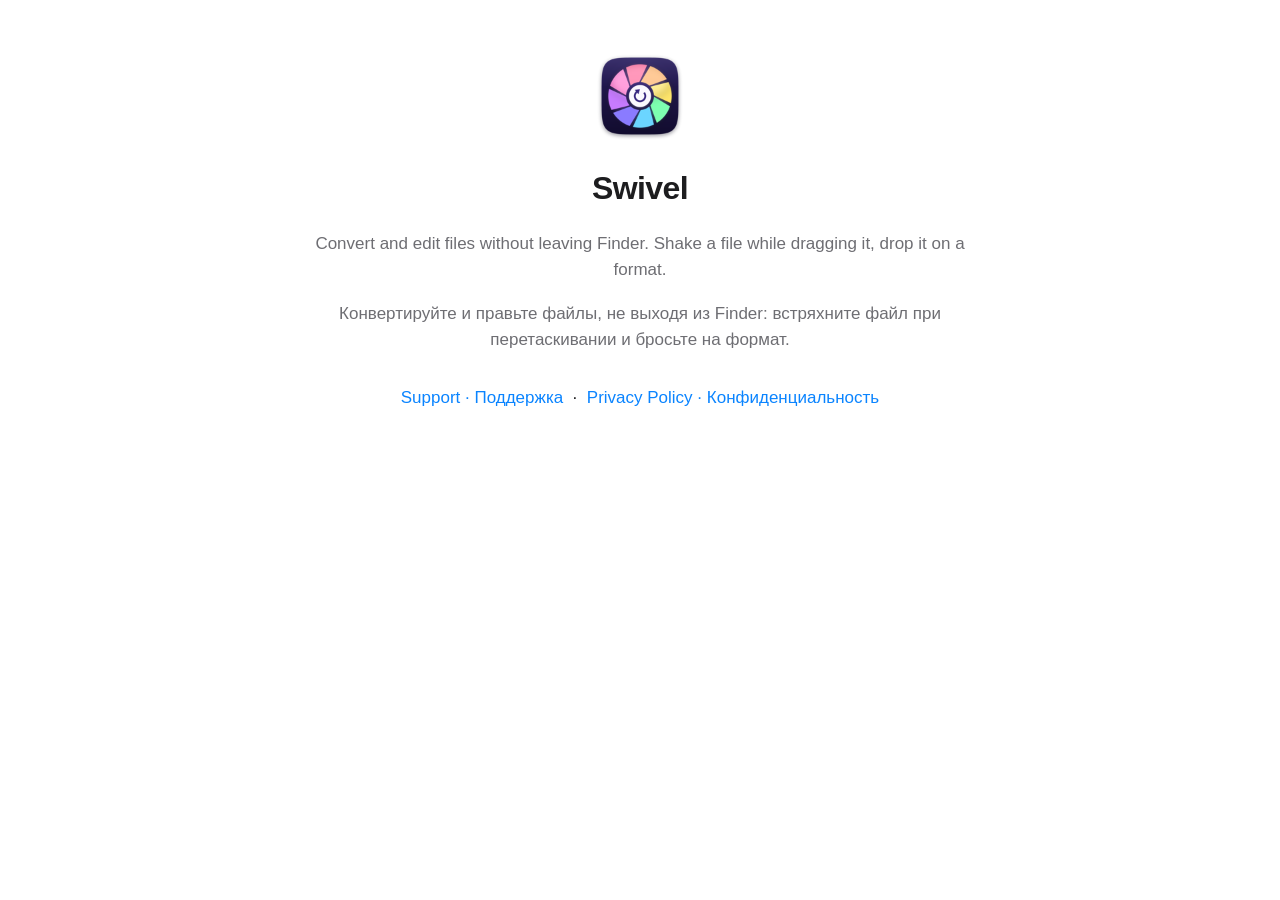
<file: index.html>
<!doctype html>
<html lang="en">
<head>
<meta charset="utf-8">
<meta name="viewport" content="width=device-width, initial-scale=1">
<title>Swivel</title>
<link rel="stylesheet" href="style.css">
</head>
<body>
<main>
<header><img src="icon.png" alt="" width="96" height="96"><h1>Swivel</h1>
<p class="muted">Convert and edit files without leaving Finder. Shake a file while dragging it, drop it on a format.</p>
<p class="muted">Конвертируйте и правьте файлы, не выходя из Finder: встряхните файл при перетаскивании и бросьте на формат.</p></header>
<p style="text-align:center"><a href="support.html">Support · Поддержка</a> &nbsp;·&nbsp; <a href="privacy.html">Privacy Policy · Конфиденциальность</a></p>
</main>
</body>
</html>
</file>
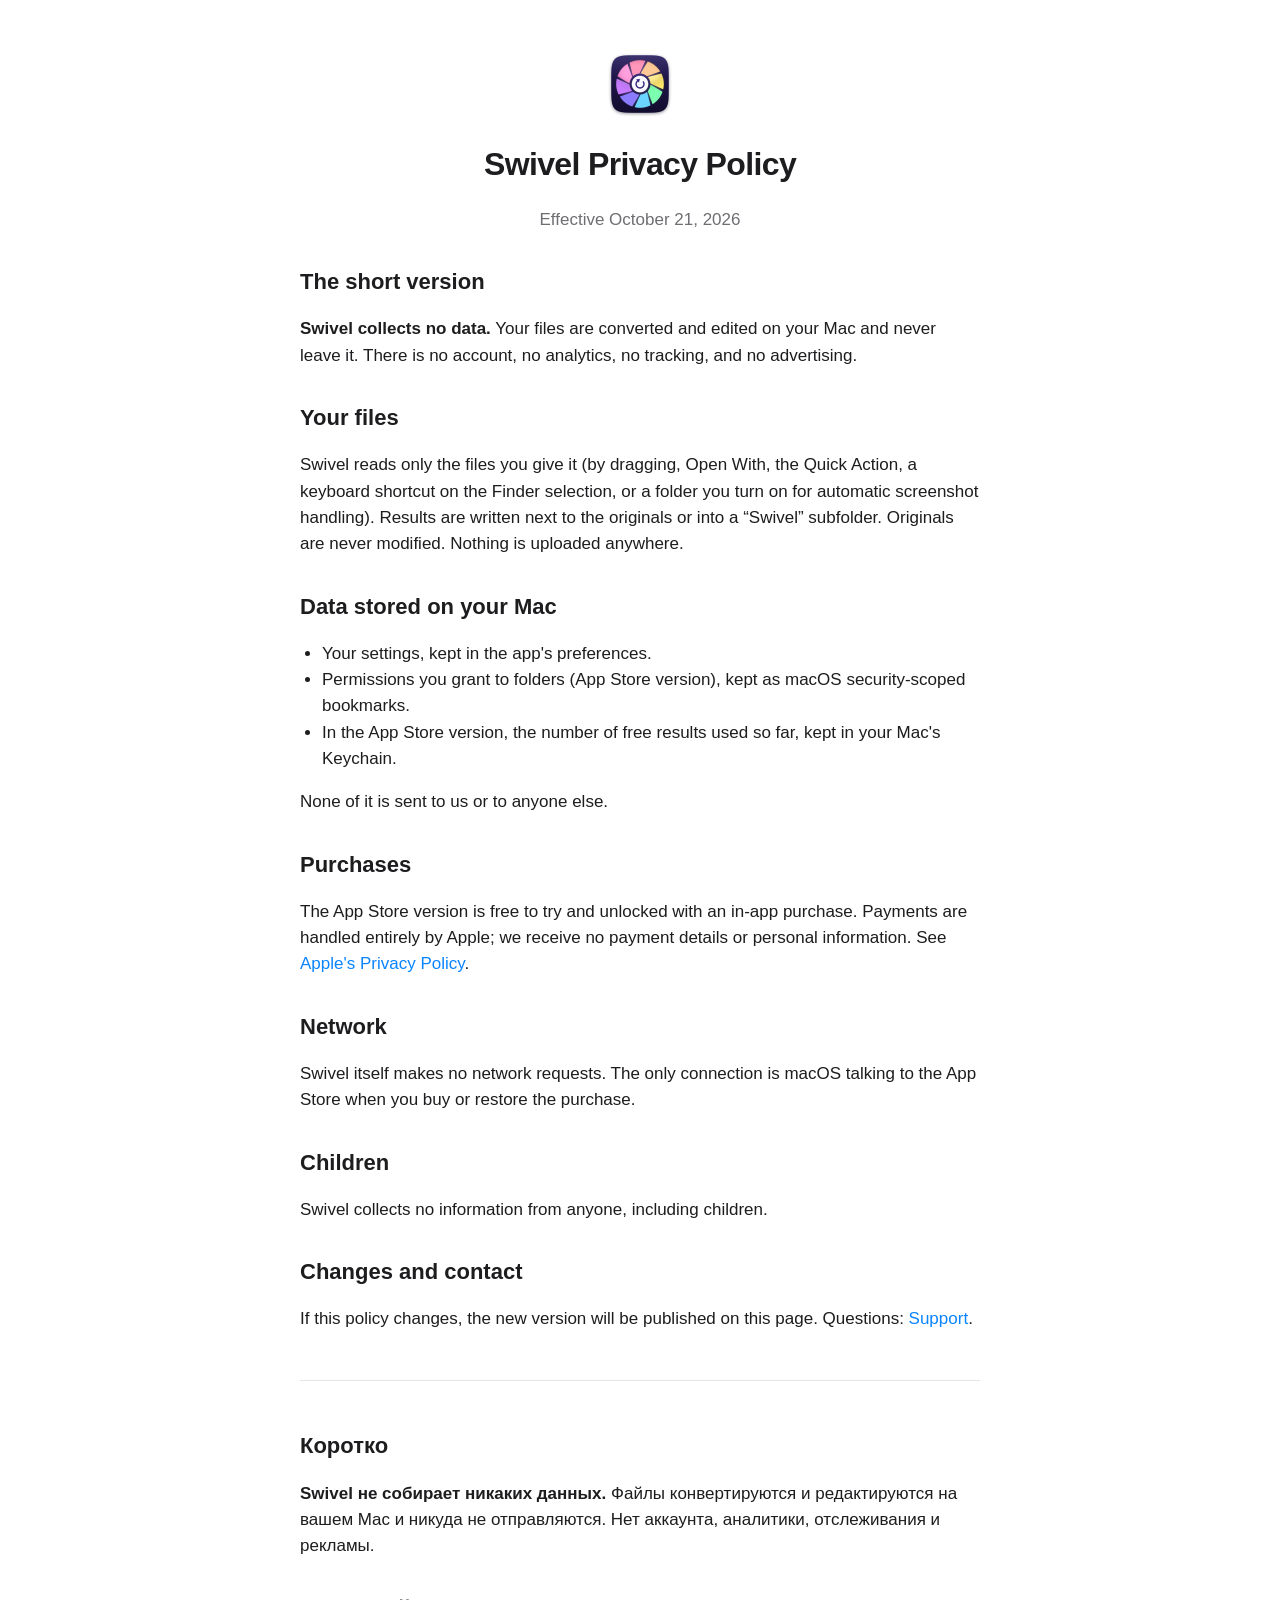
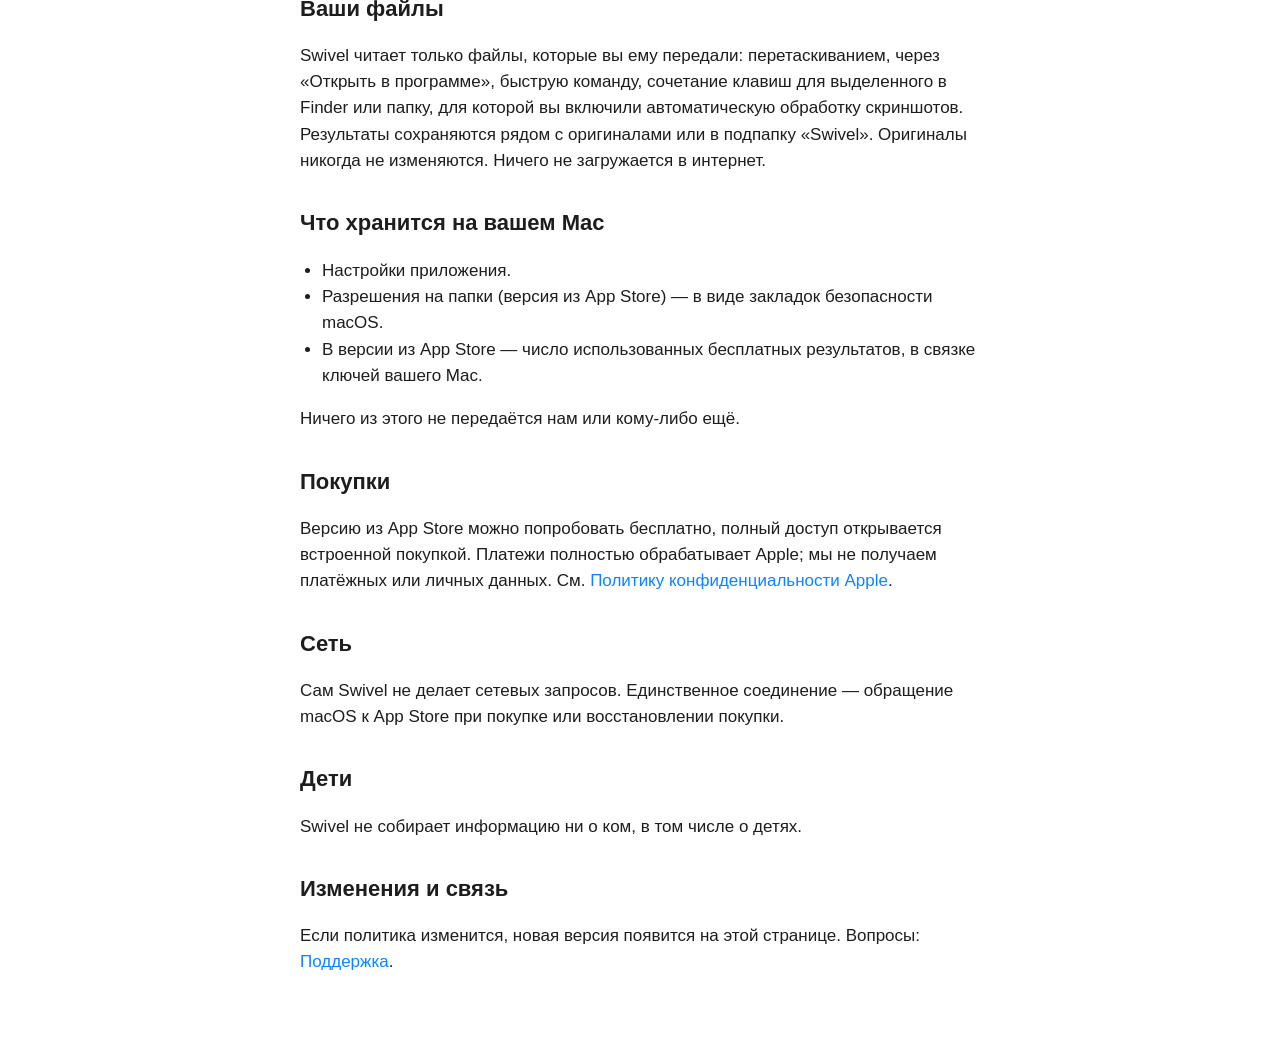
<file: privacy.html>
<!doctype html>
<html lang="en">
<head>
<meta charset="utf-8">
<meta name="viewport" content="width=device-width, initial-scale=1">
<title>Swivel — Privacy Policy</title>
<link rel="stylesheet" href="style.css">
</head>
<body>
<main>
<header><img src="icon.png" alt="" width="72" height="72"><h1>Swivel Privacy Policy</h1><p class="muted">Effective October 21, 2026</p></header>

<section lang="en">
<h2>The short version</h2>
<p><strong>Swivel collects no data.</strong> Your files are converted and edited on your Mac and never leave it. There is no account, no analytics, no tracking, and no advertising.</p>

<h2>Your files</h2>
<p>Swivel reads only the files you give it (by dragging, Open With, the Quick Action, a keyboard shortcut on the Finder selection, or a folder you turn on for automatic screenshot handling). Results are written next to the originals or into a “Swivel” subfolder. Originals are never modified. Nothing is uploaded anywhere.</p>

<h2>Data stored on your Mac</h2>
<ul>
<li>Your settings, kept in the app's preferences.</li>
<li>Permissions you grant to folders (App Store version), kept as macOS security-scoped bookmarks.</li>
<li>In the App Store version, the number of free results used so far, kept in your Mac's Keychain.</li>
</ul>
<p>None of it is sent to us or to anyone else.</p>

<h2>Purchases</h2>
<p>The App Store version is free to try and unlocked with an in-app purchase. Payments are handled entirely by Apple; we receive no payment details or personal information. See <a href="https://www.apple.com/legal/privacy/">Apple's Privacy Policy</a>.</p>

<h2>Network</h2>
<p>Swivel itself makes no network requests. The only connection is macOS talking to the App Store when you buy or restore the purchase.</p>

<h2>Children</h2>
<p>Swivel collects no information from anyone, including children.</p>

<h2>Changes and contact</h2>
<p>If this policy changes, the new version will be published on this page. Questions: <a class="contact" href="support.html">Support</a>.</p>
</section>

<hr>

<section lang="ru">
<h2>Коротко</h2>
<p><strong>Swivel не собирает никаких данных.</strong> Файлы конвертируются и редактируются на вашем Mac и никуда не отправляются. Нет аккаунта, аналитики, отслеживания и рекламы.</p>

<h2>Ваши файлы</h2>
<p>Swivel читает только файлы, которые вы ему передали: перетаскиванием, через «Открыть в программе», быструю команду, сочетание клавиш для выделенного в Finder или папку, для которой вы включили автоматическую обработку скриншотов. Результаты сохраняются рядом с оригиналами или в подпапку «Swivel». Оригиналы никогда не изменяются. Ничего не загружается в интернет.</p>

<h2>Что хранится на вашем Mac</h2>
<ul>
<li>Настройки приложения.</li>
<li>Разрешения на папки (версия из App Store) — в виде закладок безопасности macOS.</li>
<li>В версии из App Store — число использованных бесплатных результатов, в связке ключей вашего Mac.</li>
</ul>
<p>Ничего из этого не передаётся нам или кому-либо ещё.</p>

<h2>Покупки</h2>
<p>Версию из App Store можно попробовать бесплатно, полный доступ открывается встроенной покупкой. Платежи полностью обрабатывает Apple; мы не получаем платёжных или личных данных. См. <a href="https://www.apple.com/legal/privacy/ru/">Политику конфиденциальности Apple</a>.</p>

<h2>Сеть</h2>
<p>Сам Swivel не делает сетевых запросов. Единственное соединение — обращение macOS к App Store при покупке или восстановлении покупки.</p>

<h2>Дети</h2>
<p>Swivel не собирает информацию ни о ком, в том числе о детях.</p>

<h2>Изменения и связь</h2>
<p>Если политика изменится, новая версия появится на этой странице. Вопросы: <a class="contact" href="support.html">Поддержка</a>.</p>
</section>
</main>
</body>
</html>
</file>
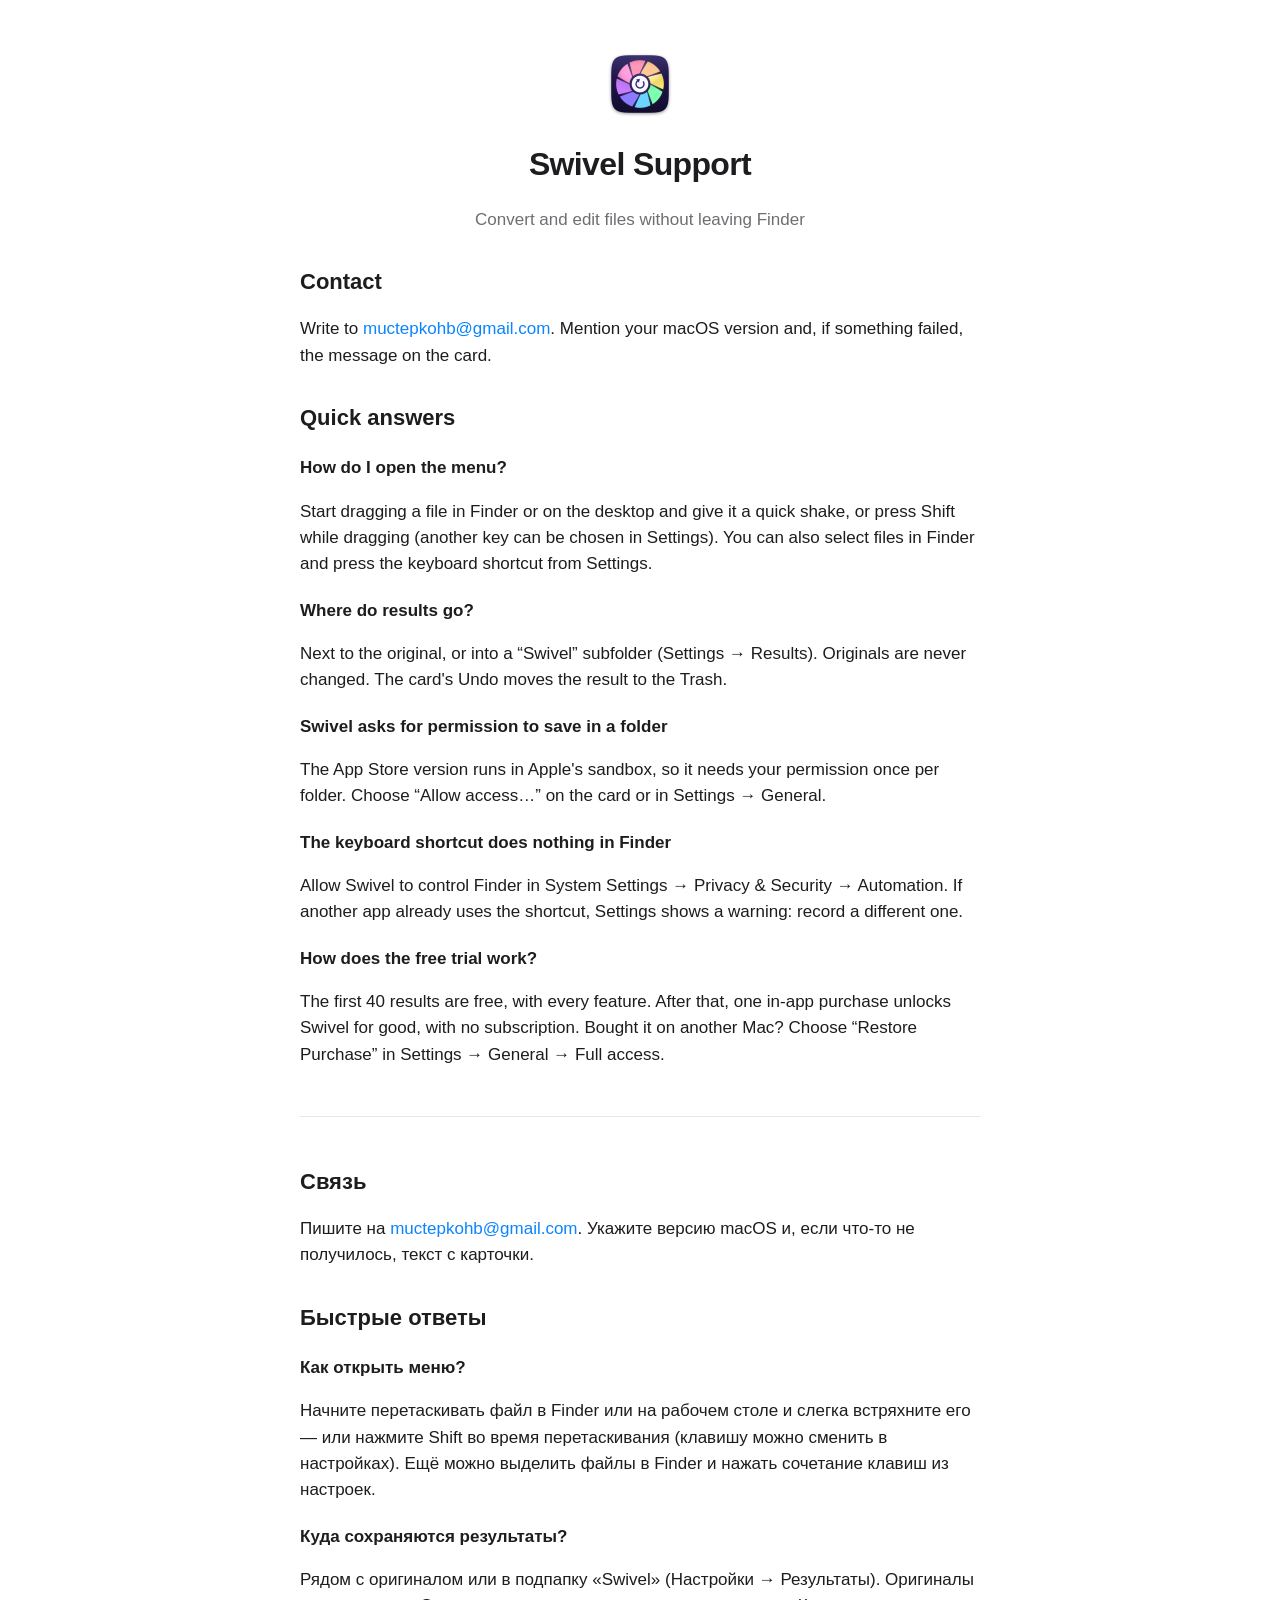
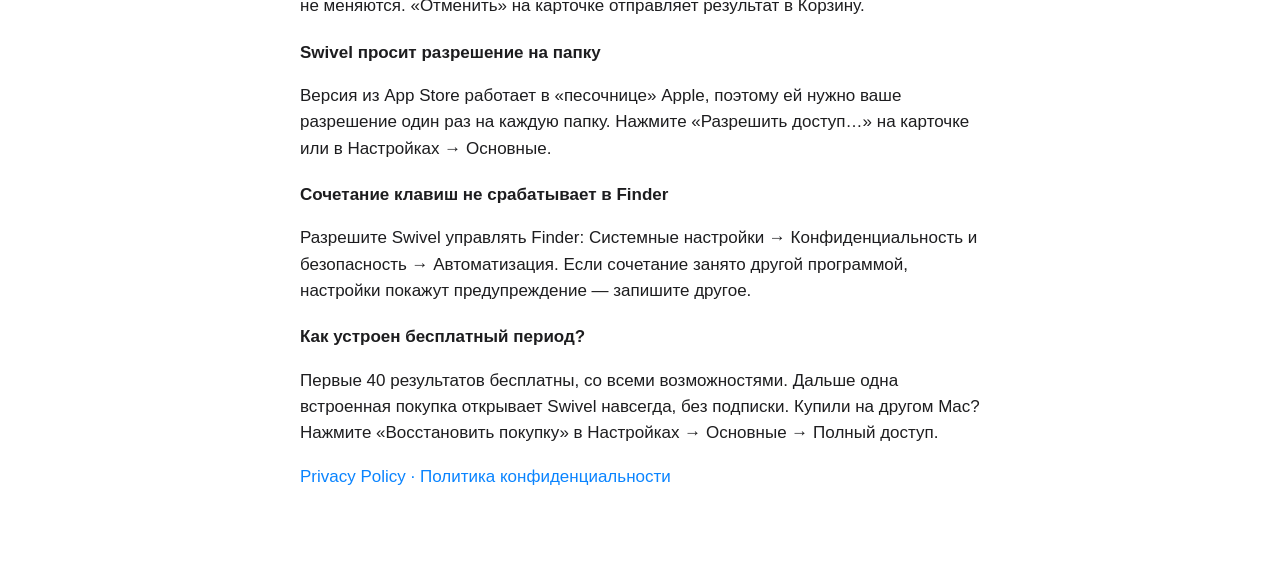
<file: support.html>
<!doctype html>
<html lang="en">
<head>
<meta charset="utf-8">
<meta name="viewport" content="width=device-width, initial-scale=1">
<title>Swivel — Support</title>
<link rel="stylesheet" href="style.css">
</head>
<body>
<main>
<header><img src="icon.png" alt="" width="72" height="72"><h1>Swivel Support</h1><p class="muted">Convert and edit files without leaving Finder</p></header>

<section lang="en">
<h2>Contact</h2>
<p>Write to <a href="mailto:muctepkohb@gmail.com">muctepkohb@gmail.com</a>. Mention your macOS version and, if something failed, the message on the card.</p>

<h2>Quick answers</h2>
<h3>How do I open the menu?</h3>
<p>Start dragging a file in Finder or on the desktop and give it a quick shake, or press Shift while dragging (another key can be chosen in Settings). You can also select files in Finder and press the keyboard shortcut from Settings.</p>
<h3>Where do results go?</h3>
<p>Next to the original, or into a “Swivel” subfolder (Settings → Results). Originals are never changed. The card's Undo moves the result to the Trash.</p>
<h3>Swivel asks for permission to save in a folder</h3>
<p>The App Store version runs in Apple's sandbox, so it needs your permission once per folder. Choose “Allow access…” on the card or in Settings → General.</p>
<h3>The keyboard shortcut does nothing in Finder</h3>
<p>Allow Swivel to control Finder in System Settings → Privacy &amp; Security → Automation. If another app already uses the shortcut, Settings shows a warning: record a different one.</p>
<h3>How does the free trial work?</h3>
<p>The first 40 results are free, with every feature. After that, one in-app purchase unlocks Swivel for good, with no subscription. Bought it on another Mac? Choose “Restore Purchase” in Settings → General → Full access.</p>
</section>

<hr>

<section lang="ru">
<h2>Связь</h2>
<p>Пишите на <a href="mailto:muctepkohb@gmail.com">muctepkohb@gmail.com</a>. Укажите версию macOS и, если что-то не получилось, текст с карточки.</p>

<h2>Быстрые ответы</h2>
<h3>Как открыть меню?</h3>
<p>Начните перетаскивать файл в Finder или на рабочем столе и слегка встряхните его — или нажмите Shift во время перетаскивания (клавишу можно сменить в настройках). Ещё можно выделить файлы в Finder и нажать сочетание клавиш из настроек.</p>
<h3>Куда сохраняются результаты?</h3>
<p>Рядом с оригиналом или в подпапку «Swivel» (Настройки → Результаты). Оригиналы не меняются. «Отменить» на карточке отправляет результат в Корзину.</p>
<h3>Swivel просит разрешение на папку</h3>
<p>Версия из App Store работает в «песочнице» Apple, поэтому ей нужно ваше разрешение один раз на каждую папку. Нажмите «Разрешить доступ…» на карточке или в Настройках → Основные.</p>
<h3>Сочетание клавиш не срабатывает в Finder</h3>
<p>Разрешите Swivel управлять Finder: Системные настройки → Конфиденциальность и безопасность → Автоматизация. Если сочетание занято другой программой, настройки покажут предупреждение — запишите другое.</p>
<h3>Как устроен бесплатный период?</h3>
<p>Первые 40 результатов бесплатны, со всеми возможностями. Дальше одна встроенная покупка открывает Swivel навсегда, без подписки. Купили на другом Mac? Нажмите «Восстановить покупку» в Настройках → Основные → Полный доступ.</p>
</section>

<p class="muted"><a href="privacy.html">Privacy Policy · Политика конфиденциальности</a></p>
</main>
</body>
</html>
</file>
<file: style.css>
:root { --bg: #ffffff; --fg: #1d1d1f; --muted: #6e6e73; --accent: #0a84ff; --rule: #e5e5ea; }
@media (prefers-color-scheme: dark) { :root { --bg: #1c1c1e; --fg: #f5f5f7; --muted: #a1a1a6; --accent: #409cff; --rule: #3a3a3c; } }
* { box-sizing: border-box; }
body { margin: 0; background: var(--bg); color: var(--fg);
       font: 17px/1.55 -apple-system, BlinkMacSystemFont, "Helvetica Neue", Arial, sans-serif; }
main { max-width: 720px; margin: 0 auto; padding: 48px 20px 64px; }
header { text-align: center; margin-bottom: 32px; }
header img { border-radius: 16px; }
h1 { font-size: 32px; margin: 12px 0 4px; letter-spacing: -0.02em; }
h2 { font-size: 22px; margin: 32px 0 8px; }
h3 { font-size: 17px; margin: 20px 0 4px; }
.muted { color: var(--muted); }
a { color: var(--accent); text-decoration: none; }
a:hover { text-decoration: underline; }
hr { border: 0; border-top: 1px solid var(--rule); margin: 48px 0; }
ul { padding-left: 22px; }
</file>
